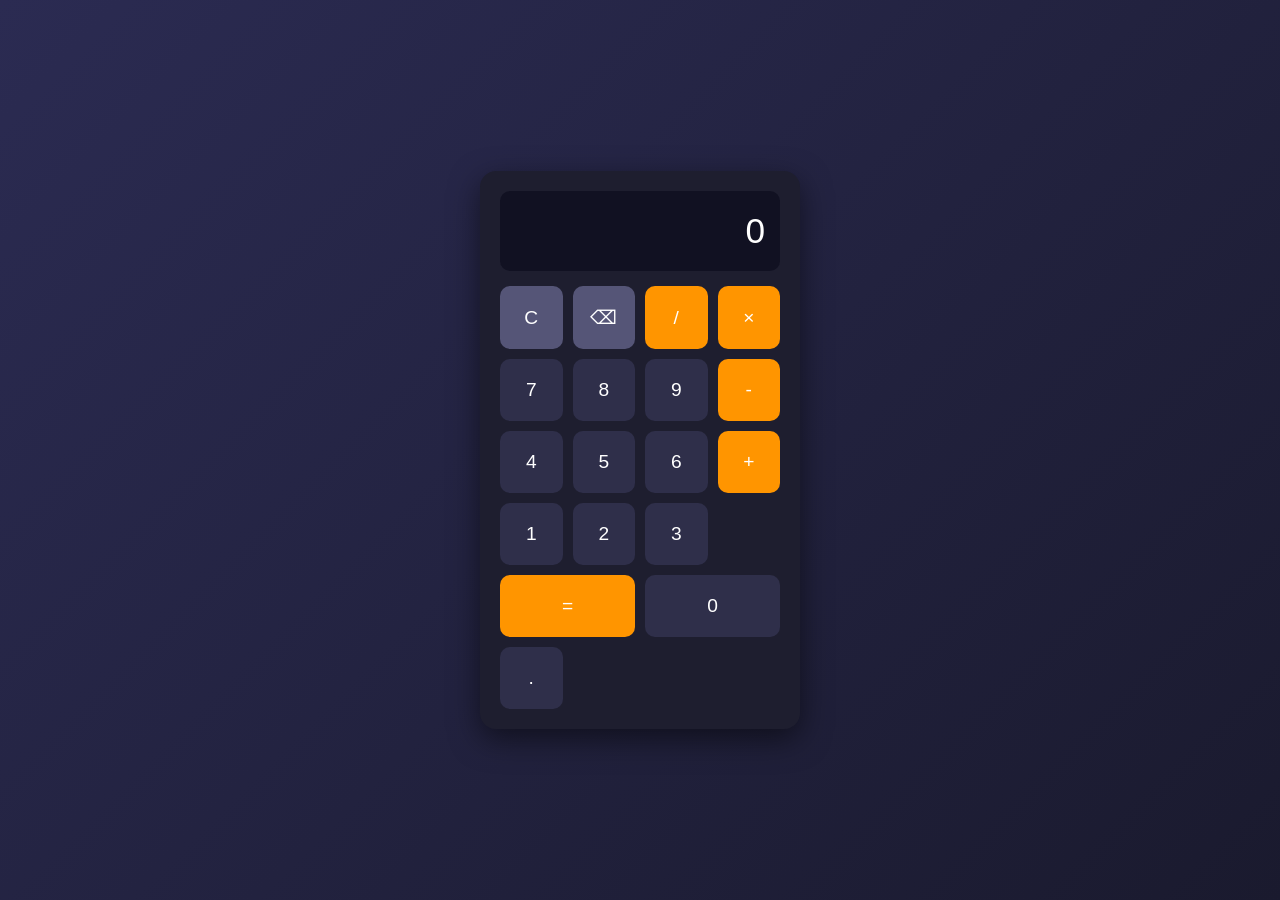
<file: Calculator/index.html>
<!DOCTYPE html>
<html lang="en">

<head>
    <meta charset="UTF-8">
    <meta name="viewport" content="width=device-width, initial-scale=1.0">
    <link rel="stylesheet" href="style.css">
    <title>Calculator</title>
</head>

<body>
    <div class="calculator">
        <div class="display" id="display">0</div>
        <div class="buttons">
            <button class="clear" onclick="clearAll()">C</button>
            <button class="delete" onclick="deleteLast()">⌫</button>
            <button class="operator" onclick="appendOperator('/')">/</button>
            <button class="operator" onclick="appendOperator('*')">×</button>
            <button onclick="appendNumber('7')">7</button>
            <button onclick="appendNumber('8')">8</button>
            <button onclick="appendNumber('9')">9</button>
            <button class="operator" onclick="appendOperator('-')">-</button>
            <button onclick="appendNumber('4')">4</button>
            <button onclick="appendNumber('5')">5</button>
            <button onclick="appendNumber('6')">6</button>
            <button class="operator" onclick="appendOperator('+')">+</button>
            <button onclick="appendNumber('1')">1</button>
            <button onclick="appendNumber('2')">2</button>
            <button onclick="appendNumber('3')">3</button>
            <button class="equals" onclick="calculate()">=</button>
            <button class="zero" onclick="appendNumber('0')">0</button>
            <button onclick="appendNumber('.')">.</button>
        </div>
    </div>

</body>
<script src="script.js"></script>


</html>
</file>
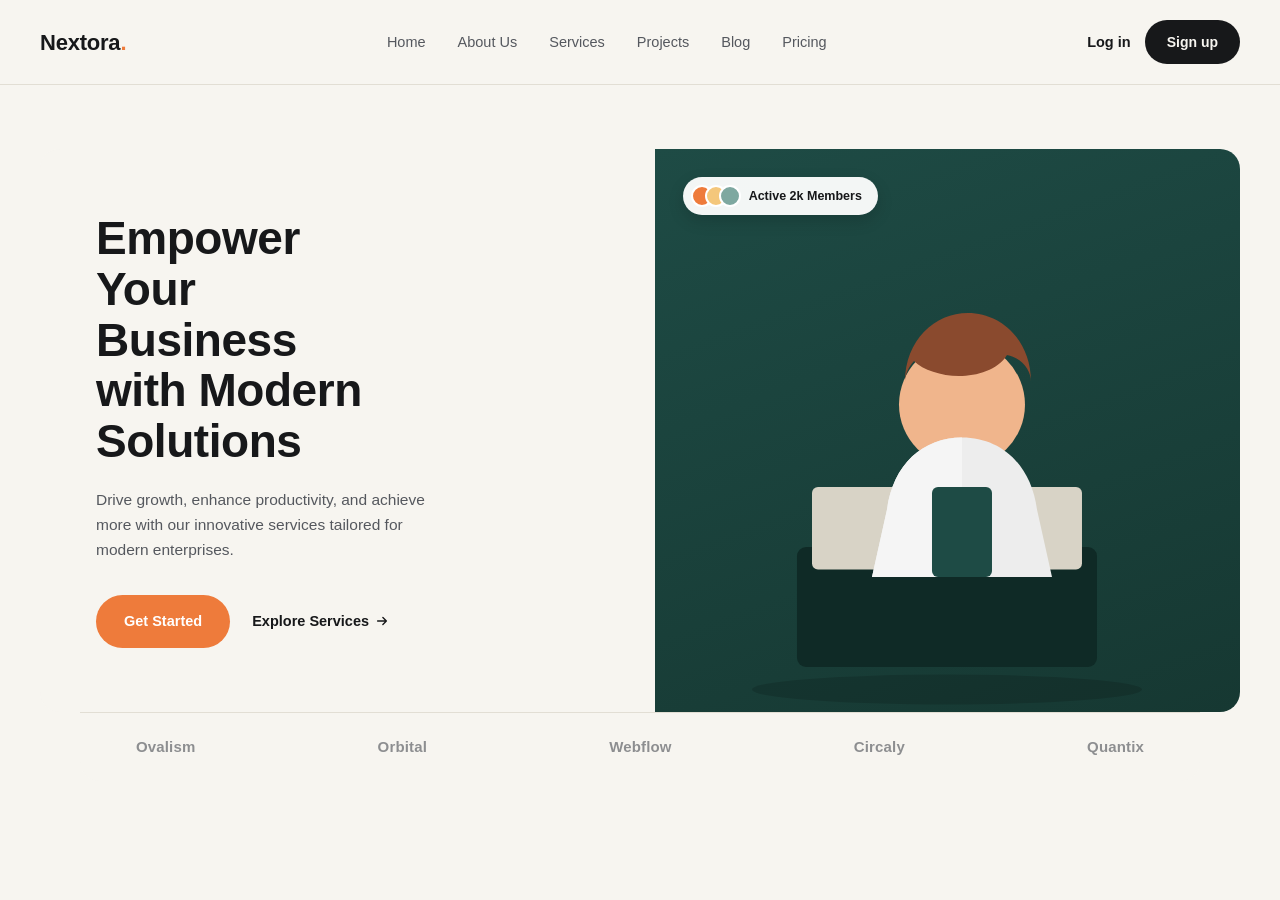
<file: Landing page/index.html>
<!DOCTYPE html>
<html lang="en">
<head>
    <meta charset="UTF-8">
    <meta name="viewport" content="width=device-width, initial-scale=1.0">
    <title>Landing Page</title>
    <link rel="stylesheet" href="style.css">
</head>
<body>
    
<header>
  <nav class="nav wrap" style="max-width:none;">
    <a href="#" class="logo">Nextora<span>.</span></a>
    <div class="nav-links">
      <a href="#">Home</a>
      <a href="#about">About Us</a>
      <a href="#services">Services</a>
      <a href="#work">Projects</a>
      <a href="#">Blog</a>
      <a href="#">Pricing</a>
    </div>
    <div class="nav-actions">
      <a href="#" class="btn-login">Log in</a>
      <a href="#" class="btn-signup">Sign up</a>
    </div>
  </nav>
</header>
 <section class="hero">
    <div class="hero-shell">
      <div class="hero-copy">
        <h1>Empower Your Business with Modern Solutions</h1>
        <p>Drive growth, enhance productivity, and achieve more with our innovative services tailored for modern enterprises.</p>
        <div class="hero-actions">
          <a href="#" class="btn-primary">Get Started</a>
          <a href="#services" class="link-explore">
            Explore Services
            <svg viewBox="0 0 16 16" fill="none"><path d="M3 8h10M9 4l4 4-4 4" stroke="currentColor" stroke-width="1.6" stroke-linecap="round" stroke-linejoin="round"/></svg>
          </a>
        </div>
      </div>
      <div class="hero-visual">
        <div class="member-badge">
          <span class="avatars">
            <span style="background:#EE7B3B;"></span>
            <span style="background:#F4C77B;"></span>
            <span style="background:#7EA8A0;"></span>
          </span>
          Active 2k Members
        </div>
        <svg class="person" viewBox="0 0 320 300" fill="none">
          <ellipse cx="160" cy="285" rx="130" ry="10" fill="rgba(0,0,0,0.15)"/>
          <rect x="60" y="190" width="200" height="80" rx="6" fill="#0F2A26"/>
          <rect x="70" y="150" width="180" height="55" rx="4" fill="#D8D3C6"/>
          <circle cx="170" cy="95" r="42" fill="#F0B58C"/>
          <path d="M132 80c0-28 20-46 42-46s42 18 42 46c0-8-6-16-16-18-6 10-20 14-32 14s-24-4-30-10c-4 4-6 10-6 14z" fill="#8A4A2E"/>
          <path d="M120 165c4-30 24-48 50-48s46 18 50 48l10 45H110l10-45z" fill="#EDEDED"/>
          <path d="M120 165c4-30 24-48 50-48v93h-60l10-45z" fill="#F5F5F5"/>
          <rect x="150" y="150" width="40" height="60" rx="4" fill="#1E4B45"/>
        </svg>
      </div>
    </div>
    <div class="logo-strip">
      <div class="logo-strip-inner">
        <span class="brand">Ovalism</span>
        <span class="brand">Orbital</span>
        <span class="brand">Webflow</span>
        <span class="brand">Circaly</span>
        <span class="brand">Quantix</span>
      </div>
    </div>
  </section>


</body>
</html>
</file>
<file: Calculator/style.css>
* {
    box-sizing: border-box;
}

body {
    margin: 0;
    height: 100vh;
    display: flex;
    align-items: center;
    justify-content: center;
    background: linear-gradient(135deg, #2b2b52, #1a1a2e);
    font-family: 'Segoe UI', Arial, sans-serif;
}

.calculator {
    background: #1e1e2f;
    border-radius: 16px;
    padding: 20px;
    box-shadow: 0 10px 30px rgba(0, 0, 0, 0.5);
    width: 320px;
}

.display {
    background: #111122;
    color: #fff;
    font-size: 2.2rem;
    text-align: right;
    padding: 20px 15px;
    border-radius: 10px;
    margin-bottom: 15px;
    min-height: 60px;
    overflow-x: auto;
    word-wrap: break-word;
}

.buttons {
    display: grid;
    grid-template-columns: repeat(4, 1fr);
    gap: 10px;
}

button {
    padding: 20px 0;
    font-size: 1.2rem;
    border: none;
    border-radius: 10px;
    background: #2f2f4a;
    color: #fff;
    cursor: pointer;
    transition: background 0.2s, transform 0.1s;
}

button:hover {
    background: #3f3f66;
}

button:active {
    transform: scale(0.95);
}

.operator {
    background: #ff9500;
}

.operator:hover {
    background: #ffab33;
}

.equals {
    background: #ff9500;
    grid-column: span 2;
}

.equals:hover {
    background: #ffab33;
}

.clear,
.delete {
    background: #555577;
}

.clear:hover,
.delete:hover {
    background: #6a6a99;
}

.zero {
    grid-column: span 2;
}
</file>
<file: Landing page/style.css>
:root {
  --cream: #F7F5F0;
  --cream-alt: #EFEBE3;
  --ink: #17181A;
  --ink-soft: #55585E;
  --teal: #1E4B45;
  --teal-dark: #163832;
  --orange: #EE7B3B;
  --orange-dark: #DA6526;
  --line: #E2DED4;
  --max-w: 1200px;
}

* { box-sizing: border-box; margin: 0; padding: 0; }

body {
  font-family: 'Manrope', sans-serif;
  background: var(--cream);
  color: var(--ink);
  line-height: 1.6;
}

a { text-decoration: none; color: inherit; }
img, svg { display: block; max-width: 100%; }

.wrap {
  max-width: var(--max-w);
  margin: 0 auto;
  padding: 0 40px;
}


header {
  position: sticky;
  top: 0;
  z-index: 50;
  background: rgba(247, 245, 240, 0.92);
  backdrop-filter: blur(6px);
  border-bottom: 1px solid var(--line);
}

.nav {
  display: flex;
  align-items: center;
  justify-content: space-between;
  padding: 20px 40px;
}

.logo {
  font-size: 22px;
  font-weight: 800;
  letter-spacing: -0.01em;
}
.logo span { color: var(--orange); }

.nav-links {
  display: flex;
  gap: 32px;
  font-size: 14.5px;
  font-weight: 500;
  color: var(--ink-soft);
}
.nav-links a:hover { color: var(--ink); }

.nav-actions {
  display: flex;
  align-items: center;
  gap: 14px;
}

.btn-login {
  font-size: 14.5px;
  font-weight: 600;
  color: var(--ink);
}

.btn-signup {
  background: var(--ink);
  color: var(--cream);
  font-size: 14px;
  font-weight: 600;
  padding: 11px 22px;
  border-radius: 999px;
  transition: background 0.2s ease;
}
.btn-signup:hover { background: var(--teal-dark); }



.hero {
  padding: 64px 40px 0;
}

.hero-shell {
  max-width: var(--max-w);
  margin: 0 auto;
  display: grid;
  grid-template-columns: 1.05fr 1fr;
  align-items: stretch;
  border-radius: 20px;
  overflow: hidden;
  min-height: 460px;
}

.hero-copy {
  background: var(--cream);
  padding: 64px 56px;
  display: flex;
  flex-direction: column;
  justify-content: center;
}

.hero-copy h1 {
  font-size: clamp(32px, 4.2vw, 46px);
  font-weight: 800;
  line-height: 1.1;
  letter-spacing: -0.01em;
  max-width: 11ch;
  margin-bottom: 22px;
}

.hero-copy p {
  color: var(--ink-soft);
  font-size: 15.5px;
  max-width: 40ch;
  margin-bottom: 32px;
}

.hero-actions {
  display: flex;
  align-items: center;
  gap: 22px;
  flex-wrap: wrap;
}

.btn-primary {
  background: var(--orange);
  color: #fff;
  font-size: 14.5px;
  font-weight: 700;
  padding: 15px 28px;
  border-radius: 999px;
  transition: background 0.2s ease, transform 0.15s ease;
}
.btn-primary:hover { background: var(--orange-dark); transform: translateY(-1px); }

.link-explore {
  font-size: 14.5px;
  font-weight: 700;
  display: inline-flex;
  align-items: center;
  gap: 6px;
}
.link-explore svg { width: 14px; height: 14px; transition: transform 0.15s ease; }
.link-explore:hover svg { transform: translateX(3px); }

.hero-visual {
  position: relative;
  background: linear-gradient(160deg, var(--teal) 0%, var(--teal-dark) 100%);
  display: flex;
  align-items: flex-end;
  justify-content: center;
  overflow: hidden;
}

.hero-visual svg.person {
  width: 82%;
  margin-top: 40px;
}

.member-badge {
  position: absolute;
  top: 28px;
  left: 28px;
  background: rgba(255,255,255,0.95);
  border-radius: 999px;
  padding: 8px 16px 8px 8px;
  display: flex;
  align-items: center;
  gap: 8px;
  font-size: 12.5px;
  font-weight: 700;
  color: var(--ink);
  box-shadow: 0 6px 16px rgba(0,0,0,0.15);
}

.member-badge .avatars {
  display: flex;
}
.member-badge .avatars span {
  width: 22px;
  height: 22px;
  border-radius: 50%;
  border: 2px solid #fff;
  margin-left: -8px;
  display: inline-block;
}
.member-badge .avatars span:first-child { margin-left: 0; }


.logo-strip {
  padding: 0 40px;
}

.logo-strip-inner {
  max-width: var(--max-w);
  margin: 0 auto;
  background: var(--cream);
  padding: 22px 56px;
  border-radius: 0 0 20px 20px;
  display: flex;
  align-items: center;
  justify-content: space-between;
  flex-wrap: wrap;
  gap: 22px;
  border-top: 1px solid var(--line);
}

.logo-strip-inner .brand {
  font-size: 15px;
  font-weight: 700;
  color: var(--ink-soft);
  opacity: 0.65;
  letter-spacing: 0.01em;
}



@media (max-width: 980px) {
  .nav-links { display: none; }
  .hero-shell { grid-template-columns: 1fr; }
  .hero-visual { min-height: 320px; }
}

@media (max-width: 620px) {
  .nav { padding: 16px 20px; }
  .hero { padding: 40px 20px 0; }
  .hero-copy { padding: 44px 28px; }
  .logo-strip { padding: 0 20px; }
  .logo-strip-inner { padding: 20px 24px; flex-direction: column; align-items: flex-start; }
}
</file>
